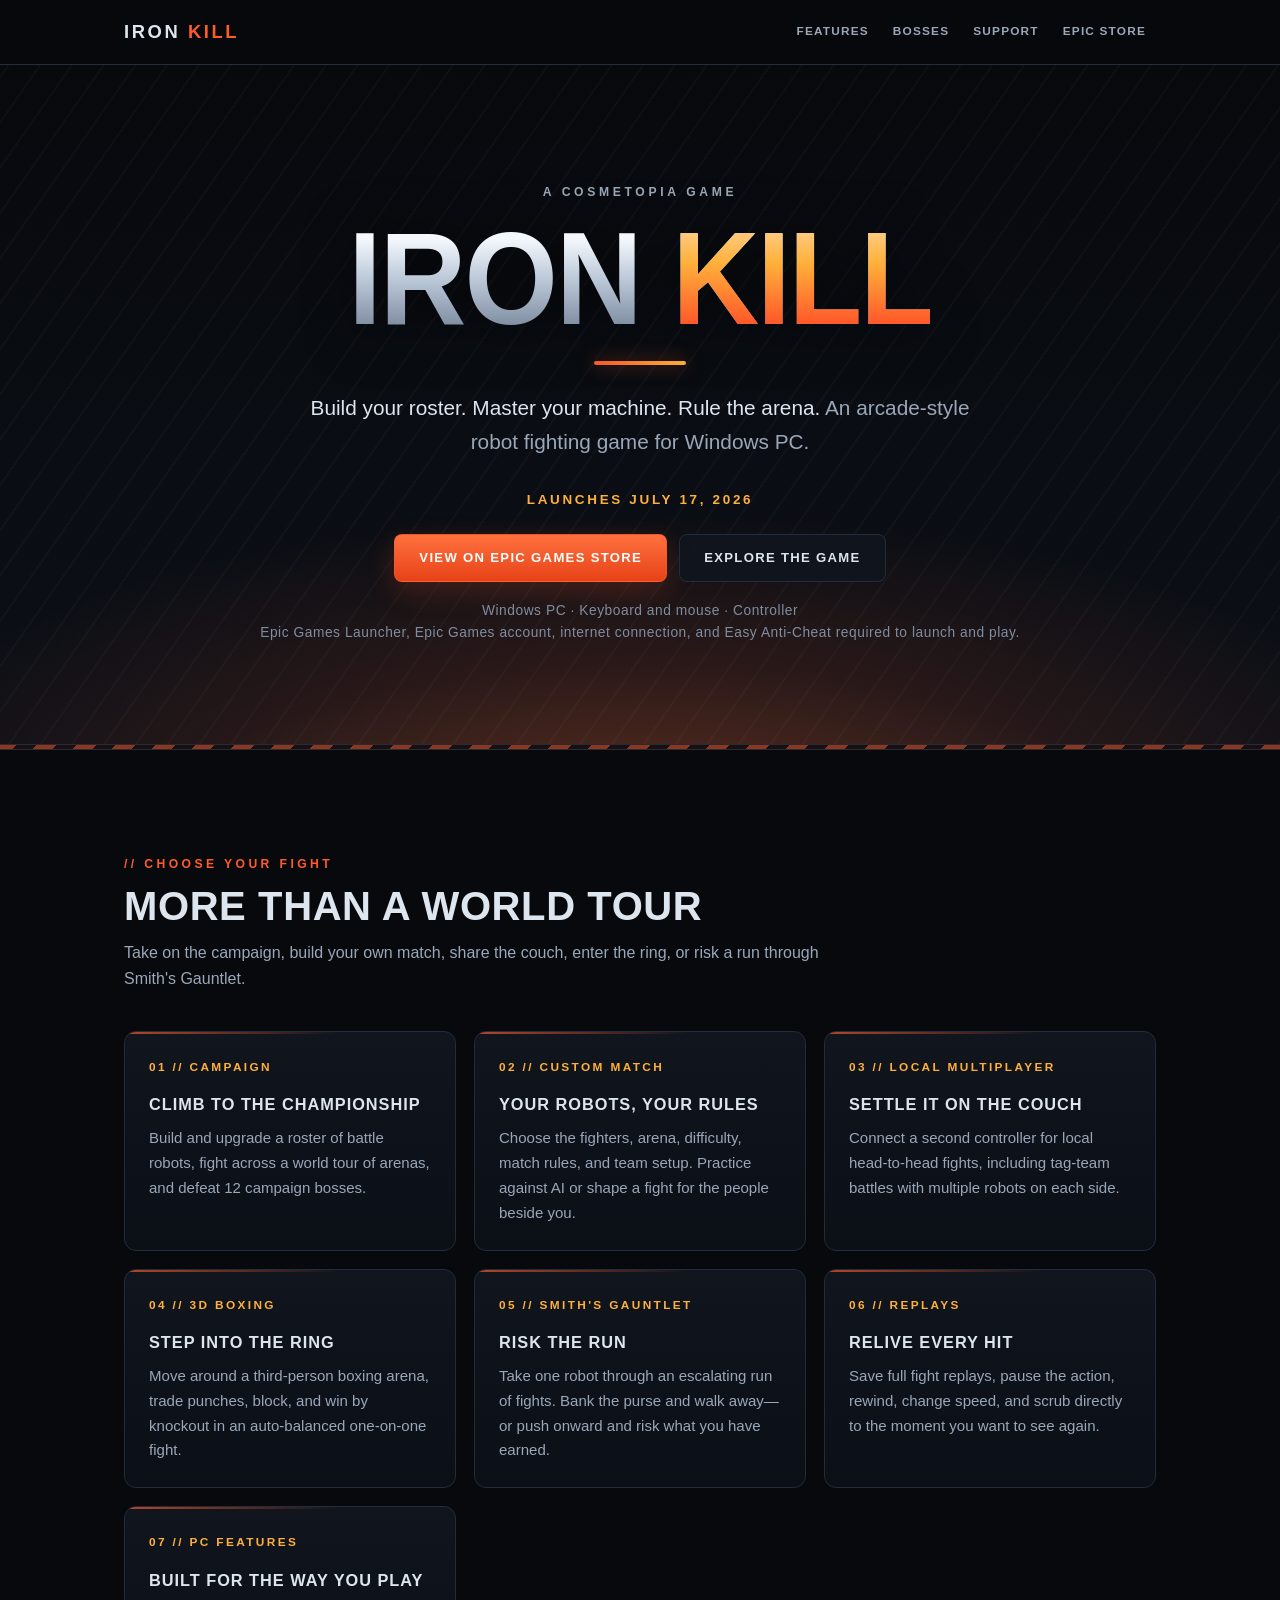
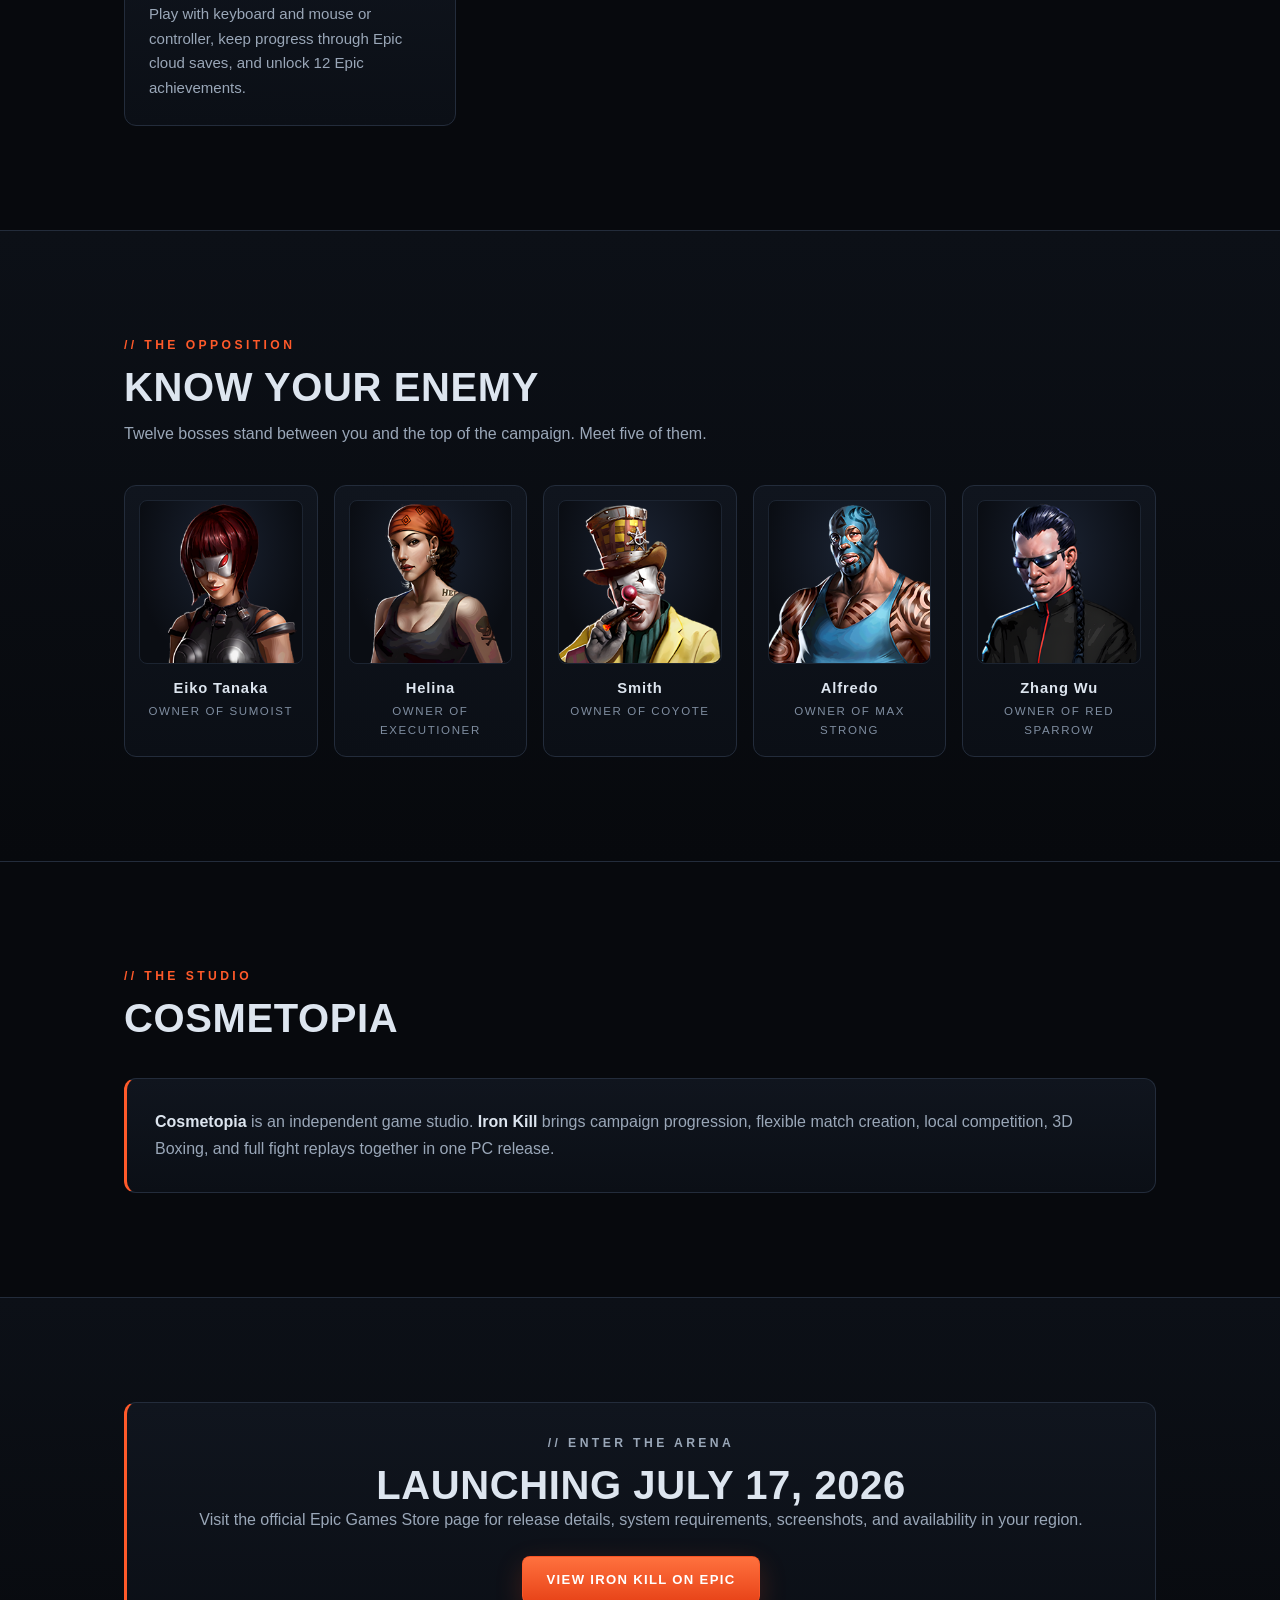
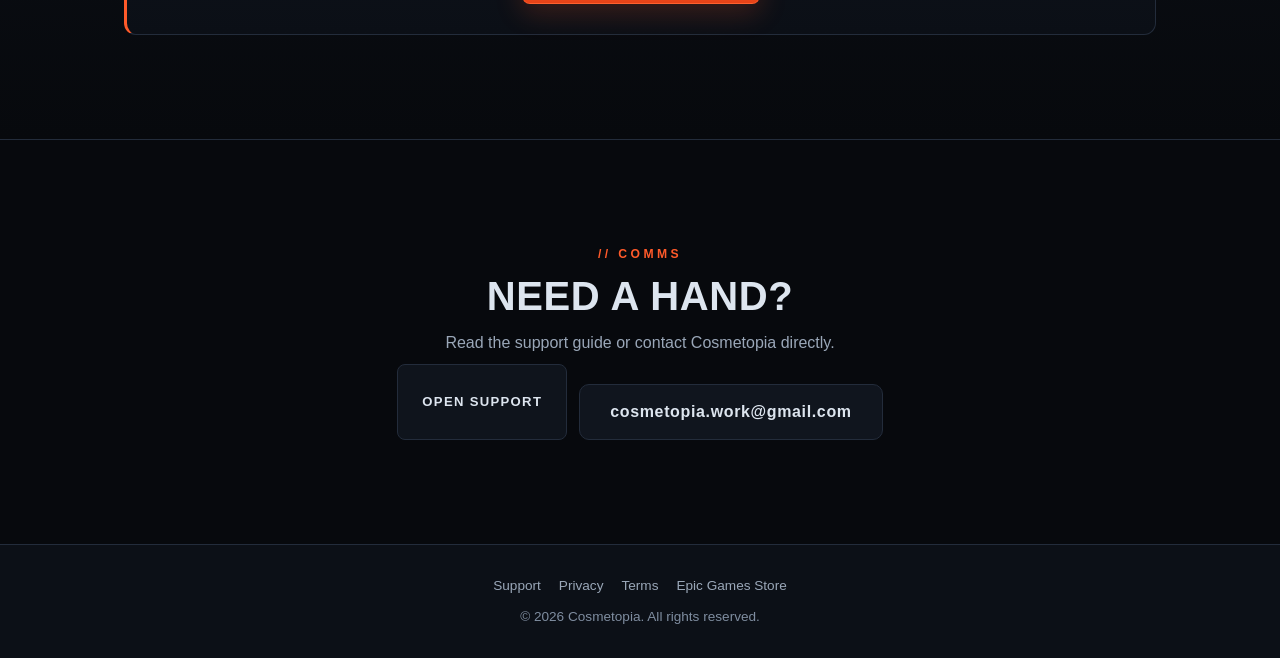
<file: index.html>
<!doctype html>
<html lang="en">
<head>
<meta charset="utf-8">
<meta name="viewport" content="width=device-width, initial-scale=1">
<title>Iron Kill — Robot Fighting Game for PC | Cosmetopia</title>
<meta name="description" content="Iron Kill launches July 17, 2026 on the Epic Games Store. Build a robot roster, defeat 12 campaign bosses, create custom and local fights, and save full fight replays.">
<meta name="theme-color" content="#0a0c10">
<link rel="icon" type="image/png" href="assets/boss-eiko.png">
<link rel="stylesheet" href="site.css">
<meta property="og:type" content="website">
<meta property="og:site_name" content="Cosmetopia">
<meta property="og:title" content="Iron Kill — Launching July 17, 2026">
<meta property="og:description" content="Build your roster, defeat 12 bosses, create custom fights, and relive every hit. Coming to the Epic Games Store for Windows PC.">
<meta property="og:url" content="https://cosmetopia.games/">
<meta property="og:image" content="https://cosmetopia.games/assets/boss-eiko.png">
<meta name="twitter:card" content="summary">
<meta name="twitter:title" content="Iron Kill — Launching July 17, 2026">
<meta name="twitter:description" content="Build your roster, defeat 12 bosses, create custom fights, and relive every hit on Windows PC.">
<meta name="twitter:image" content="https://cosmetopia.games/assets/boss-eiko.png">
</head>
<body>

<a class="skip-link" href="#main">Skip to main content</a>

<nav class="nav" aria-label="Main navigation">
  <div class="nav-inner">
    <a class="wordmark" href="#top" aria-label="Iron Kill home">IRON&nbsp;<span class="kill">KILL</span></a>
    <div class="nav-links">
      <a href="#features">Features</a>
      <a href="#opposition">Bosses</a>
      <a href="support.html">Support</a>
      <a href="https://store.epicgames.com/p/iron-kill-205f29?lang=en-US">Epic Store</a>
    </div>
  </div>
</nav>

<header class="hero" id="top">
  <div class="hero-inner">
    <p class="kicker">A Cosmetopia Game</p>
    <h1>IRON <span class="kill">KILL</span></h1>
    <div class="hero-bar" aria-hidden="true"></div>
    <p class="tagline">Build your roster. Master your machine. Rule the arena. <span>An arcade-style robot fighting game for Windows PC.</span></p>
    <p class="launch-date">Launches July 17, 2026</p>
    <div class="cta-row">
      <a class="cta" href="https://store.epicgames.com/p/iron-kill-205f29?lang=en-US">View on Epic Games Store</a>
      <a class="cta secondary" href="#features">Explore the game</a>
    </div>
    <p class="platform-note">Windows PC · Keyboard and mouse · Controller<br>Epic Games Launcher, Epic Games account, internet connection, and Easy Anti-Cheat required to launch and play.</p>
  </div>
</header>

<div class="hazard" aria-hidden="true"></div>

<main id="main">
  <section class="section" id="features">
    <div class="wrap">
      <div class="section-head">
        <p class="section-kicker">// Choose Your Fight</p>
        <h2 class="section-title">More Than a World Tour</h2>
        <p class="section-sub">Take on the campaign, build your own match, share the couch, enter the ring, or risk a run through Smith's Gauntlet.</p>
      </div>
      <div class="features-grid">
        <article class="card">
          <span class="card-number">01 // CAMPAIGN</span>
          <h3>Climb to the Championship</h3>
          <p>Build and upgrade a roster of battle robots, fight across a world tour of arenas, and defeat 12 campaign bosses.</p>
        </article>
        <article class="card">
          <span class="card-number">02 // CUSTOM MATCH</span>
          <h3>Your Robots, Your Rules</h3>
          <p>Choose the fighters, arena, difficulty, match rules, and team setup. Practice against AI or shape a fight for the people beside you.</p>
        </article>
        <article class="card">
          <span class="card-number">03 // LOCAL MULTIPLAYER</span>
          <h3>Settle It on the Couch</h3>
          <p>Connect a second controller for local head-to-head fights, including tag-team battles with multiple robots on each side.</p>
        </article>
        <article class="card">
          <span class="card-number">04 // 3D BOXING</span>
          <h3>Step Into the Ring</h3>
          <p>Move around a third-person boxing arena, trade punches, block, and win by knockout in an auto-balanced one-on-one fight.</p>
        </article>
        <article class="card">
          <span class="card-number">05 // SMITH'S GAUNTLET</span>
          <h3>Risk the Run</h3>
          <p>Take one robot through an escalating run of fights. Bank the purse and walk away—or push onward and risk what you have earned.</p>
        </article>
        <article class="card">
          <span class="card-number">06 // REPLAYS</span>
          <h3>Relive Every Hit</h3>
          <p>Save full fight replays, pause the action, rewind, change speed, and scrub directly to the moment you want to see again.</p>
        </article>
        <article class="card">
          <span class="card-number">07 // PC FEATURES</span>
          <h3>Built for the Way You Play</h3>
          <p>Play with keyboard and mouse or controller, keep progress through Epic cloud saves, and unlock 12 Epic achievements.</p>
        </article>
      </div>
    </div>
  </section>

  <section class="section media-section" id="opposition">
    <div class="wrap">
      <div class="section-head">
        <p class="section-kicker">// The Opposition</p>
        <h2 class="section-title">Know Your Enemy</h2>
        <p class="section-sub">Twelve bosses stand between you and the top of the campaign. Meet five of them.</p>
      </div>
      <div class="boss-strip">
        <figure class="boss-card">
          <img src="assets/boss-eiko.png" width="256" height="256" loading="lazy" alt="Eiko Tanaka, a red-haired fighter wearing a silver combat visor">
          <figcaption class="boss-name">Eiko Tanaka<span class="boss-role">Owner of Sumoist</span></figcaption>
        </figure>
        <figure class="boss-card">
          <img src="assets/boss-helina.png" width="256" height="256" loading="lazy" alt="Helina, a tattooed fighter wearing an orange bandana">
          <figcaption class="boss-name">Helina<span class="boss-role">Owner of Executioner</span></figcaption>
        </figure>
        <figure class="boss-card">
          <img src="assets/boss-smith.png" width="256" height="256" loading="lazy" alt="Smith, a grinning clown in a battered top hat holding a cigar">
          <figcaption class="boss-name">Smith<span class="boss-role">Owner of Coyote</span></figcaption>
        </figure>
        <figure class="boss-card">
          <img src="assets/boss-alfredo.png" width="256" height="256" loading="lazy" alt="Alfredo, a heavyweight wrestler in a blue mask with tattooed arms">
          <figcaption class="boss-name">Alfredo<span class="boss-role">Owner of Max Strong</span></figcaption>
        </figure>
        <figure class="boss-card">
          <img src="assets/boss-zang.png" width="256" height="256" loading="lazy" alt="Zhang Wu, a long-braided fighter wearing a black outfit and dark visor glasses">
          <figcaption class="boss-name">Zhang Wu<span class="boss-role">Owner of Red Sparrow</span></figcaption>
        </figure>
      </div>
    </div>
  </section>

  <section class="section" id="studio">
    <div class="wrap">
      <div class="section-head">
        <p class="section-kicker">// The Studio</p>
        <h2 class="section-title">Cosmetopia</h2>
      </div>
      <div class="studio-box">
        <p><strong>Cosmetopia</strong> is an independent game studio. <strong>Iron Kill</strong> brings campaign progression, flexible match creation, local competition, 3D Boxing, and full fight replays together in one PC release.</p>
      </div>
    </div>
  </section>

  <section class="section media-section" id="launch">
    <div class="wrap">
      <div class="launch-box">
        <p class="section-kicker">// Enter the Arena</p>
        <h2 class="section-title">Launching July 17, 2026</h2>
        <p>Visit the official Epic Games Store page for release details, system requirements, screenshots, and availability in your region.</p>
        <div class="cta-row">
          <a class="cta" href="https://store.epicgames.com/p/iron-kill-205f29?lang=en-US">View Iron Kill on Epic</a>
        </div>
      </div>
    </div>
  </section>

  <section class="section" id="contact">
    <div class="wrap contact-inner">
      <div class="section-head" style="margin-bottom: 8px;">
        <p class="section-kicker">// Comms</p>
        <h2 class="section-title">Need a Hand?</h2>
        <p class="section-sub" style="margin-inline: auto;">Read the support guide or contact Cosmetopia directly.</p>
      </div>
      <div class="cta-row">
        <a class="cta secondary" href="support.html">Open Support</a>
        <a class="contact-mail" href="mailto:cosmetopia.work@gmail.com">cosmetopia.work@gmail.com</a>
      </div>
    </div>
  </section>
</main>

<footer>
  <div class="footer-links" aria-label="Legal and support links">
    <a href="support.html">Support</a>
    <a href="privacy.html">Privacy</a>
    <a href="terms.html">Terms</a>
    <a href="https://store.epicgames.com/p/iron-kill-205f29?lang=en-US">Epic Games Store</a>
  </div>
  <p>© 2026 Cosmetopia. All rights reserved.</p>
</footer>

</body>
</html>
</file>
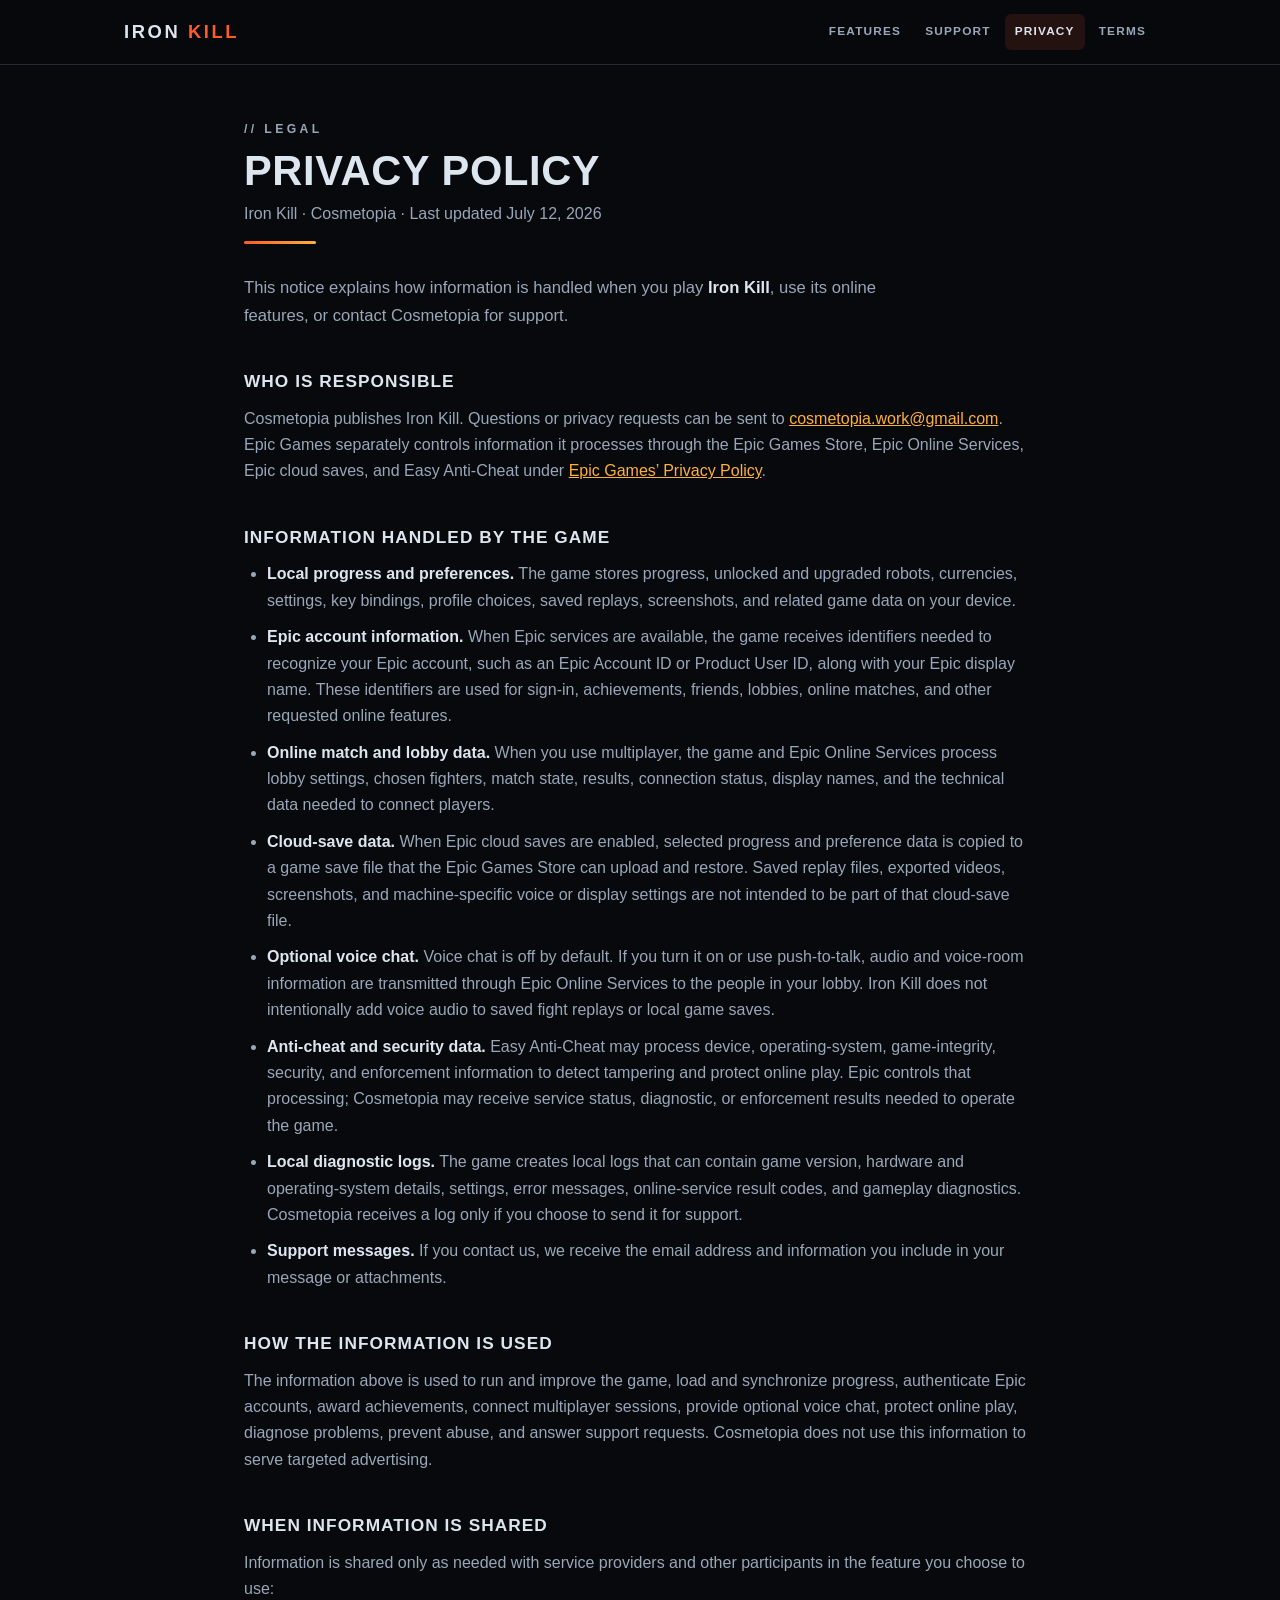
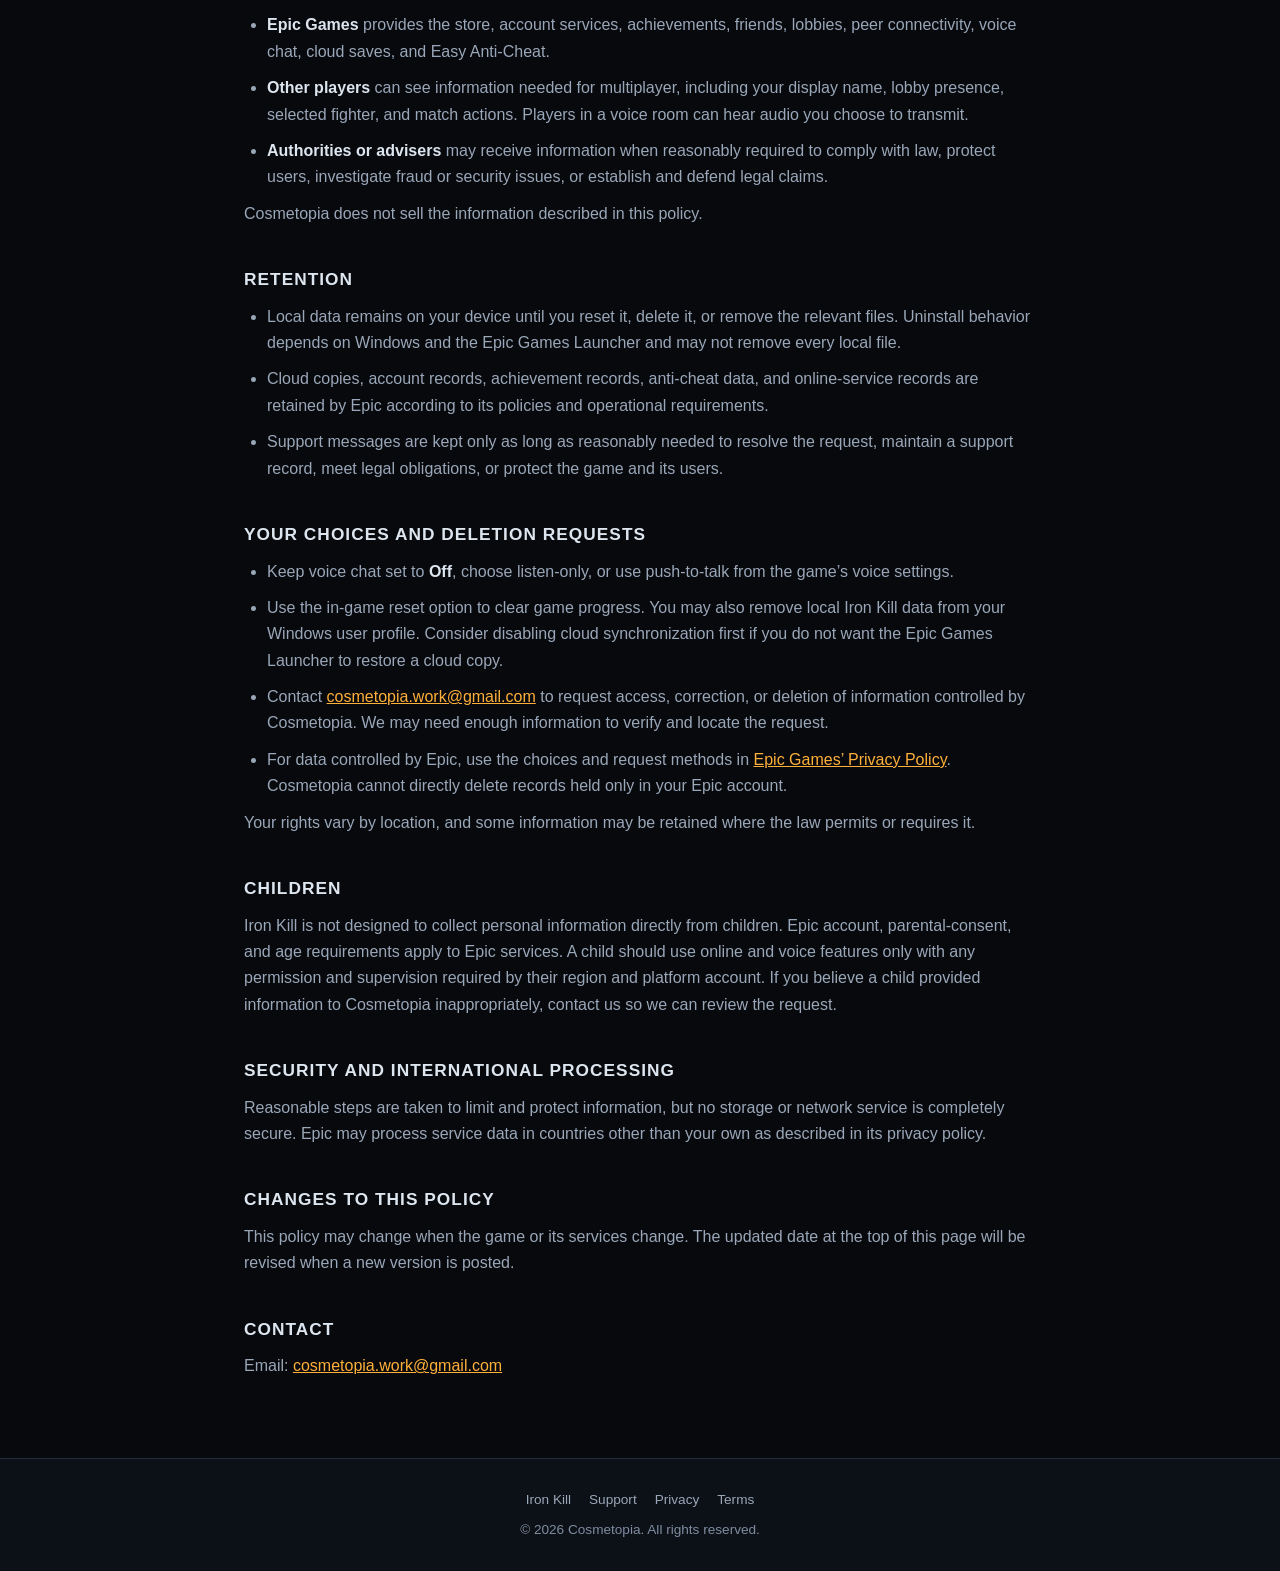
<file: privacy.html>
<!doctype html>
<html lang="en">
<head>
<meta charset="utf-8">
<meta name="viewport" content="width=device-width, initial-scale=1">
<title>Privacy Policy — Iron Kill | Cosmetopia</title>
<meta name="description" content="Privacy Policy for Iron Kill, a robot fighting game for PC by Cosmetopia.">
<meta name="theme-color" content="#0a0c10">
<link rel="icon" type="image/png" href="assets/boss-eiko.png">
<link rel="stylesheet" href="site.css">
</head>
<body>

<a class="skip-link" href="#main">Skip to main content</a>

<nav class="nav" aria-label="Main navigation">
  <div class="nav-inner">
    <a class="wordmark" href="index.html" aria-label="Iron Kill home">IRON&nbsp;<span class="kill">KILL</span></a>
    <div class="nav-links">
      <a href="index.html#features">Features</a>
      <a href="support.html">Support</a>
      <a href="privacy.html" aria-current="page">Privacy</a>
      <a href="terms.html">Terms</a>
    </div>
  </div>
</nav>

<main class="page-main" id="main">
  <p class="page-kicker">// Legal</p>
  <h1>Privacy Policy</h1>
  <p class="updated">Iron Kill · Cosmetopia · Last updated July 12, 2026</p>
  <div class="rule" aria-hidden="true"></div>

  <p class="lede">This notice explains how information is handled when you play <strong>Iron Kill</strong>, use its online features, or contact Cosmetopia for support.</p>

  <h2>Who is responsible</h2>
  <p>Cosmetopia publishes Iron Kill. Questions or privacy requests can be sent to <a href="mailto:cosmetopia.work@gmail.com">cosmetopia.work@gmail.com</a>. Epic Games separately controls information it processes through the Epic Games Store, Epic Online Services, Epic cloud saves, and Easy Anti-Cheat under <a href="https://www.epicgames.com/site/en-US/privacypolicy">Epic Games’ Privacy Policy</a>.</p>

  <h2>Information handled by the game</h2>
  <ul>
    <li><strong>Local progress and preferences.</strong> The game stores progress, unlocked and upgraded robots, currencies, settings, key bindings, profile choices, saved replays, screenshots, and related game data on your device.</li>
    <li><strong>Epic account information.</strong> When Epic services are available, the game receives identifiers needed to recognize your Epic account, such as an Epic Account ID or Product User ID, along with your Epic display name. These identifiers are used for sign-in, achievements, friends, lobbies, online matches, and other requested online features.</li>
    <li><strong>Online match and lobby data.</strong> When you use multiplayer, the game and Epic Online Services process lobby settings, chosen fighters, match state, results, connection status, display names, and the technical data needed to connect players.</li>
    <li><strong>Cloud-save data.</strong> When Epic cloud saves are enabled, selected progress and preference data is copied to a game save file that the Epic Games Store can upload and restore. Saved replay files, exported videos, screenshots, and machine-specific voice or display settings are not intended to be part of that cloud-save file.</li>
    <li><strong>Optional voice chat.</strong> Voice chat is off by default. If you turn it on or use push-to-talk, audio and voice-room information are transmitted through Epic Online Services to the people in your lobby. Iron Kill does not intentionally add voice audio to saved fight replays or local game saves.</li>
    <li><strong>Anti-cheat and security data.</strong> Easy Anti-Cheat may process device, operating-system, game-integrity, security, and enforcement information to detect tampering and protect online play. Epic controls that processing; Cosmetopia may receive service status, diagnostic, or enforcement results needed to operate the game.</li>
    <li><strong>Local diagnostic logs.</strong> The game creates local logs that can contain game version, hardware and operating-system details, settings, error messages, online-service result codes, and gameplay diagnostics. Cosmetopia receives a log only if you choose to send it for support.</li>
    <li><strong>Support messages.</strong> If you contact us, we receive the email address and information you include in your message or attachments.</li>
  </ul>

  <h2>How the information is used</h2>
  <p>The information above is used to run and improve the game, load and synchronize progress, authenticate Epic accounts, award achievements, connect multiplayer sessions, provide optional voice chat, protect online play, diagnose problems, prevent abuse, and answer support requests. Cosmetopia does not use this information to serve targeted advertising.</p>

  <h2>When information is shared</h2>
  <p>Information is shared only as needed with service providers and other participants in the feature you choose to use:</p>
  <ul>
    <li><strong>Epic Games</strong> provides the store, account services, achievements, friends, lobbies, peer connectivity, voice chat, cloud saves, and Easy Anti-Cheat.</li>
    <li><strong>Other players</strong> can see information needed for multiplayer, including your display name, lobby presence, selected fighter, and match actions. Players in a voice room can hear audio you choose to transmit.</li>
    <li><strong>Authorities or advisers</strong> may receive information when reasonably required to comply with law, protect users, investigate fraud or security issues, or establish and defend legal claims.</li>
  </ul>
  <p>Cosmetopia does not sell the information described in this policy.</p>

  <h2>Retention</h2>
  <ul>
    <li>Local data remains on your device until you reset it, delete it, or remove the relevant files. Uninstall behavior depends on Windows and the Epic Games Launcher and may not remove every local file.</li>
    <li>Cloud copies, account records, achievement records, anti-cheat data, and online-service records are retained by Epic according to its policies and operational requirements.</li>
    <li>Support messages are kept only as long as reasonably needed to resolve the request, maintain a support record, meet legal obligations, or protect the game and its users.</li>
  </ul>

  <h2>Your choices and deletion requests</h2>
  <ul>
    <li>Keep voice chat set to <strong>Off</strong>, choose listen-only, or use push-to-talk from the game’s voice settings.</li>
    <li>Use the in-game reset option to clear game progress. You may also remove local Iron Kill data from your Windows user profile. Consider disabling cloud synchronization first if you do not want the Epic Games Launcher to restore a cloud copy.</li>
    <li>Contact <a href="mailto:cosmetopia.work@gmail.com">cosmetopia.work@gmail.com</a> to request access, correction, or deletion of information controlled by Cosmetopia. We may need enough information to verify and locate the request.</li>
    <li>For data controlled by Epic, use the choices and request methods in <a href="https://www.epicgames.com/site/en-US/privacypolicy">Epic Games’ Privacy Policy</a>. Cosmetopia cannot directly delete records held only in your Epic account.</li>
  </ul>
  <p>Your rights vary by location, and some information may be retained where the law permits or requires it.</p>

  <h2>Children</h2>
  <p>Iron Kill is not designed to collect personal information directly from children. Epic account, parental-consent, and age requirements apply to Epic services. A child should use online and voice features only with any permission and supervision required by their region and platform account. If you believe a child provided information to Cosmetopia inappropriately, contact us so we can review the request.</p>

  <h2>Security and international processing</h2>
  <p>Reasonable steps are taken to limit and protect information, but no storage or network service is completely secure. Epic may process service data in countries other than your own as described in its privacy policy.</p>

  <h2>Changes to this policy</h2>
  <p>This policy may change when the game or its services change. The updated date at the top of this page will be revised when a new version is posted.</p>

  <h2>Contact</h2>
  <p>Email: <a href="mailto:cosmetopia.work@gmail.com">cosmetopia.work@gmail.com</a></p>
</main>

<footer>
  <div class="footer-links" aria-label="Legal and support links">
    <a href="index.html">Iron Kill</a>
    <a href="support.html">Support</a>
    <a href="privacy.html" aria-current="page">Privacy</a>
    <a href="terms.html">Terms</a>
  </div>
  <p>© 2026 Cosmetopia. All rights reserved.</p>
</footer>

</body>
</html>
</file>
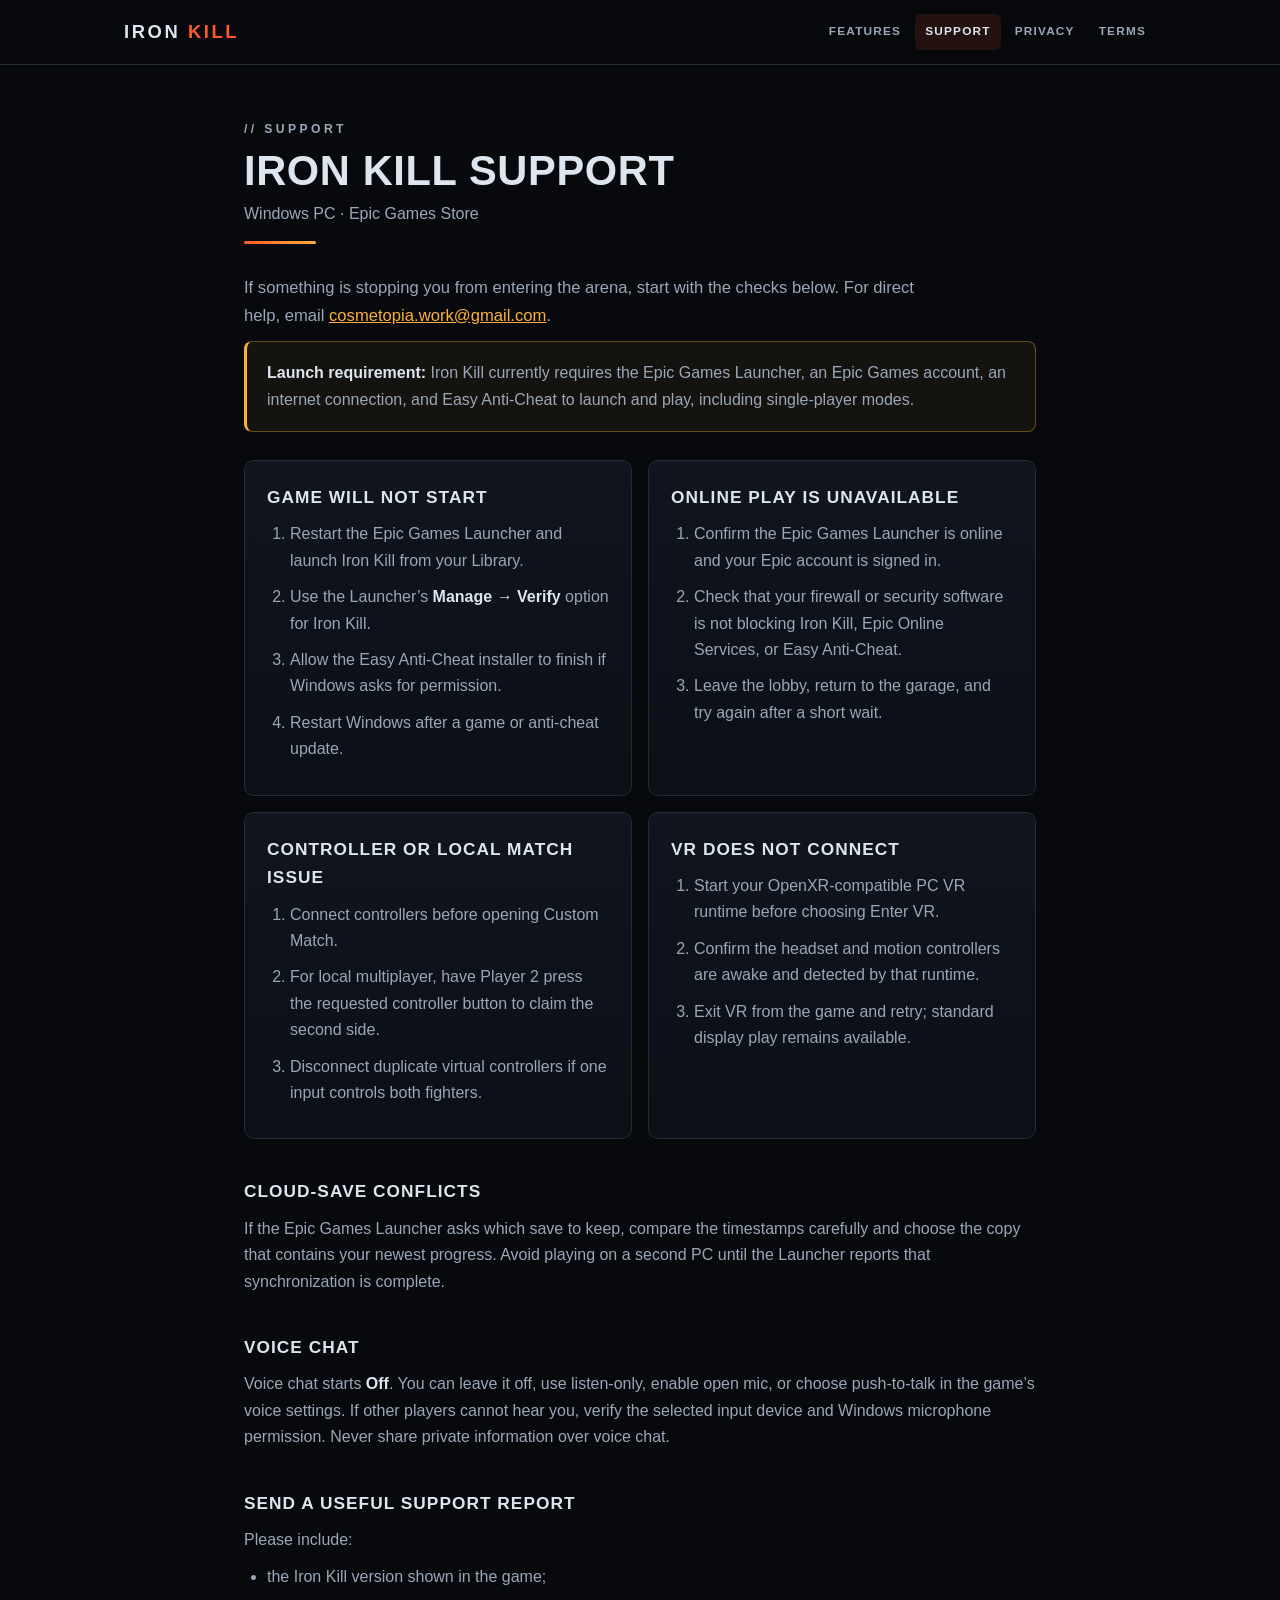
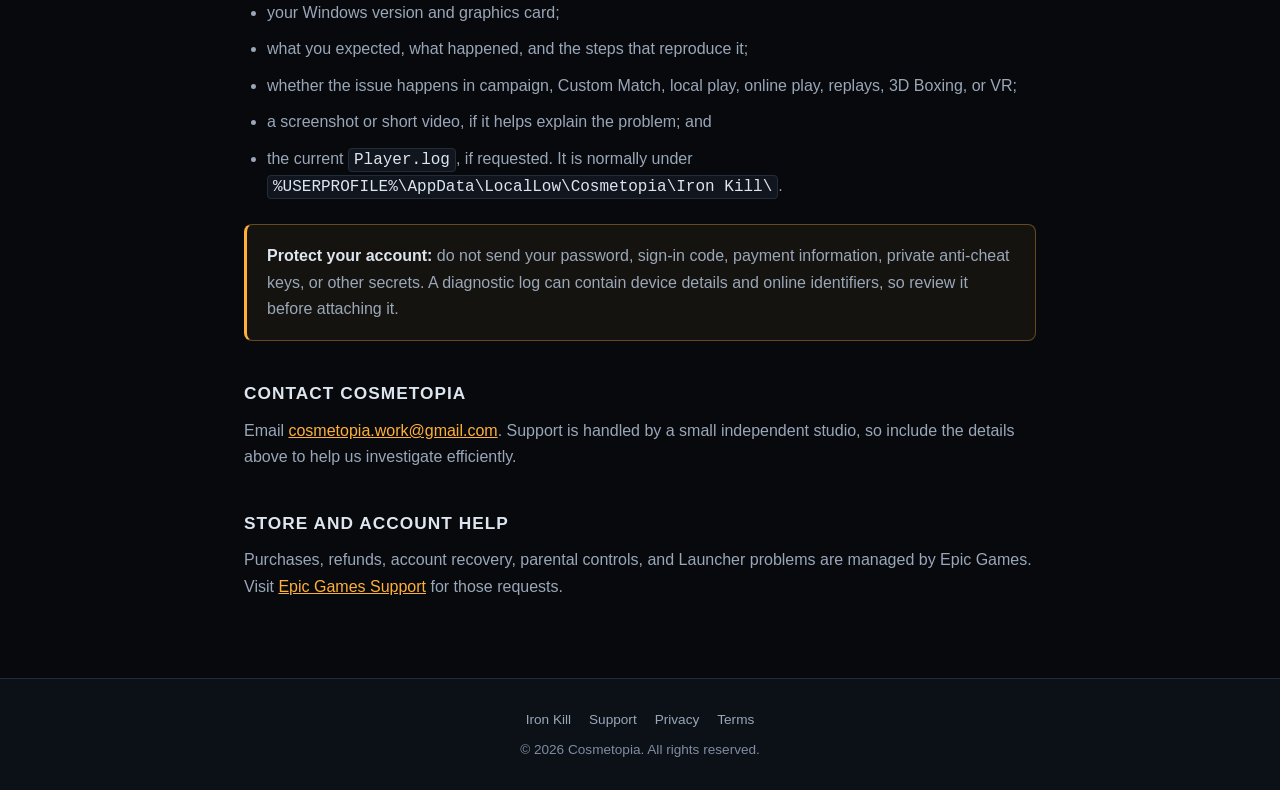
<file: support.html>
<!doctype html>
<html lang="en">
<head>
<meta charset="utf-8">
<meta name="viewport" content="width=device-width, initial-scale=1">
<title>Support — Iron Kill | Cosmetopia</title>
<meta name="description" content="Help and contact information for Iron Kill on Windows PC.">
<meta name="theme-color" content="#0a0c10">
<link rel="icon" type="image/png" href="assets/boss-eiko.png">
<link rel="stylesheet" href="site.css">
</head>
<body>

<a class="skip-link" href="#main">Skip to main content</a>

<nav class="nav" aria-label="Main navigation">
  <div class="nav-inner">
    <a class="wordmark" href="index.html" aria-label="Iron Kill home">IRON&nbsp;<span class="kill">KILL</span></a>
    <div class="nav-links">
      <a href="index.html#features">Features</a>
      <a href="support.html" aria-current="page">Support</a>
      <a href="privacy.html">Privacy</a>
      <a href="terms.html">Terms</a>
    </div>
  </div>
</nav>

<main class="page-main" id="main">
  <p class="page-kicker">// Support</p>
  <h1>Iron Kill Support</h1>
  <p class="updated">Windows PC · Epic Games Store</p>
  <div class="rule" aria-hidden="true"></div>

  <p class="lede">If something is stopping you from entering the arena, start with the checks below. For direct help, email <a href="mailto:cosmetopia.work@gmail.com">cosmetopia.work@gmail.com</a>.</p>

  <p class="notice"><strong>Launch requirement:</strong> Iron Kill currently requires the Epic Games Launcher, an Epic Games account, an internet connection, and Easy Anti-Cheat to launch and play, including single-player modes.</p>

  <div class="support-grid">
    <section class="support-card">
      <h2>Game will not start</h2>
      <ol>
        <li>Restart the Epic Games Launcher and launch Iron Kill from your Library.</li>
        <li>Use the Launcher’s <strong>Manage → Verify</strong> option for Iron Kill.</li>
        <li>Allow the Easy Anti-Cheat installer to finish if Windows asks for permission.</li>
        <li>Restart Windows after a game or anti-cheat update.</li>
      </ol>
    </section>

    <section class="support-card">
      <h2>Online play is unavailable</h2>
      <ol>
        <li>Confirm the Epic Games Launcher is online and your Epic account is signed in.</li>
        <li>Check that your firewall or security software is not blocking Iron Kill, Epic Online Services, or Easy Anti-Cheat.</li>
        <li>Leave the lobby, return to the garage, and try again after a short wait.</li>
      </ol>
    </section>

    <section class="support-card">
      <h2>Controller or local match issue</h2>
      <ol>
        <li>Connect controllers before opening Custom Match.</li>
        <li>For local multiplayer, have Player 2 press the requested controller button to claim the second side.</li>
        <li>Disconnect duplicate virtual controllers if one input controls both fighters.</li>
      </ol>
    </section>

    <section class="support-card">
      <h2>VR does not connect</h2>
      <ol>
        <li>Start your OpenXR-compatible PC VR runtime before choosing Enter VR.</li>
        <li>Confirm the headset and motion controllers are awake and detected by that runtime.</li>
        <li>Exit VR from the game and retry; standard display play remains available.</li>
      </ol>
    </section>
  </div>

  <h2>Cloud-save conflicts</h2>
  <p>If the Epic Games Launcher asks which save to keep, compare the timestamps carefully and choose the copy that contains your newest progress. Avoid playing on a second PC until the Launcher reports that synchronization is complete.</p>

  <h2>Voice chat</h2>
  <p>Voice chat starts <strong>Off</strong>. You can leave it off, use listen-only, enable open mic, or choose push-to-talk in the game’s voice settings. If other players cannot hear you, verify the selected input device and Windows microphone permission. Never share private information over voice chat.</p>

  <h2>Send a useful support report</h2>
  <p>Please include:</p>
  <ul>
    <li>the Iron Kill version shown in the game;</li>
    <li>your Windows version and graphics card;</li>
    <li>what you expected, what happened, and the steps that reproduce it;</li>
    <li>whether the issue happens in campaign, Custom Match, local play, online play, replays, 3D Boxing, or VR;</li>
    <li>a screenshot or short video, if it helps explain the problem; and</li>
    <li>the current <code>Player.log</code>, if requested. It is normally under <code>%USERPROFILE%\AppData\LocalLow\Cosmetopia\Iron Kill\</code>.</li>
  </ul>

  <div class="notice">
    <p><strong>Protect your account:</strong> do not send your password, sign-in code, payment information, private anti-cheat keys, or other secrets. A diagnostic log can contain device details and online identifiers, so review it before attaching it.</p>
  </div>

  <h2>Contact Cosmetopia</h2>
  <p>Email <a href="mailto:cosmetopia.work@gmail.com?subject=Iron%20Kill%20Support">cosmetopia.work@gmail.com</a>. Support is handled by a small independent studio, so include the details above to help us investigate efficiently.</p>

  <h2>Store and account help</h2>
  <p>Purchases, refunds, account recovery, parental controls, and Launcher problems are managed by Epic Games. Visit <a href="https://www.epicgames.com/help/">Epic Games Support</a> for those requests.</p>
</main>

<footer>
  <div class="footer-links" aria-label="Legal and support links">
    <a href="index.html">Iron Kill</a>
    <a href="support.html" aria-current="page">Support</a>
    <a href="privacy.html">Privacy</a>
    <a href="terms.html">Terms</a>
  </div>
  <p>© 2026 Cosmetopia. All rights reserved.</p>
</footer>

</body>
</html>
</file>
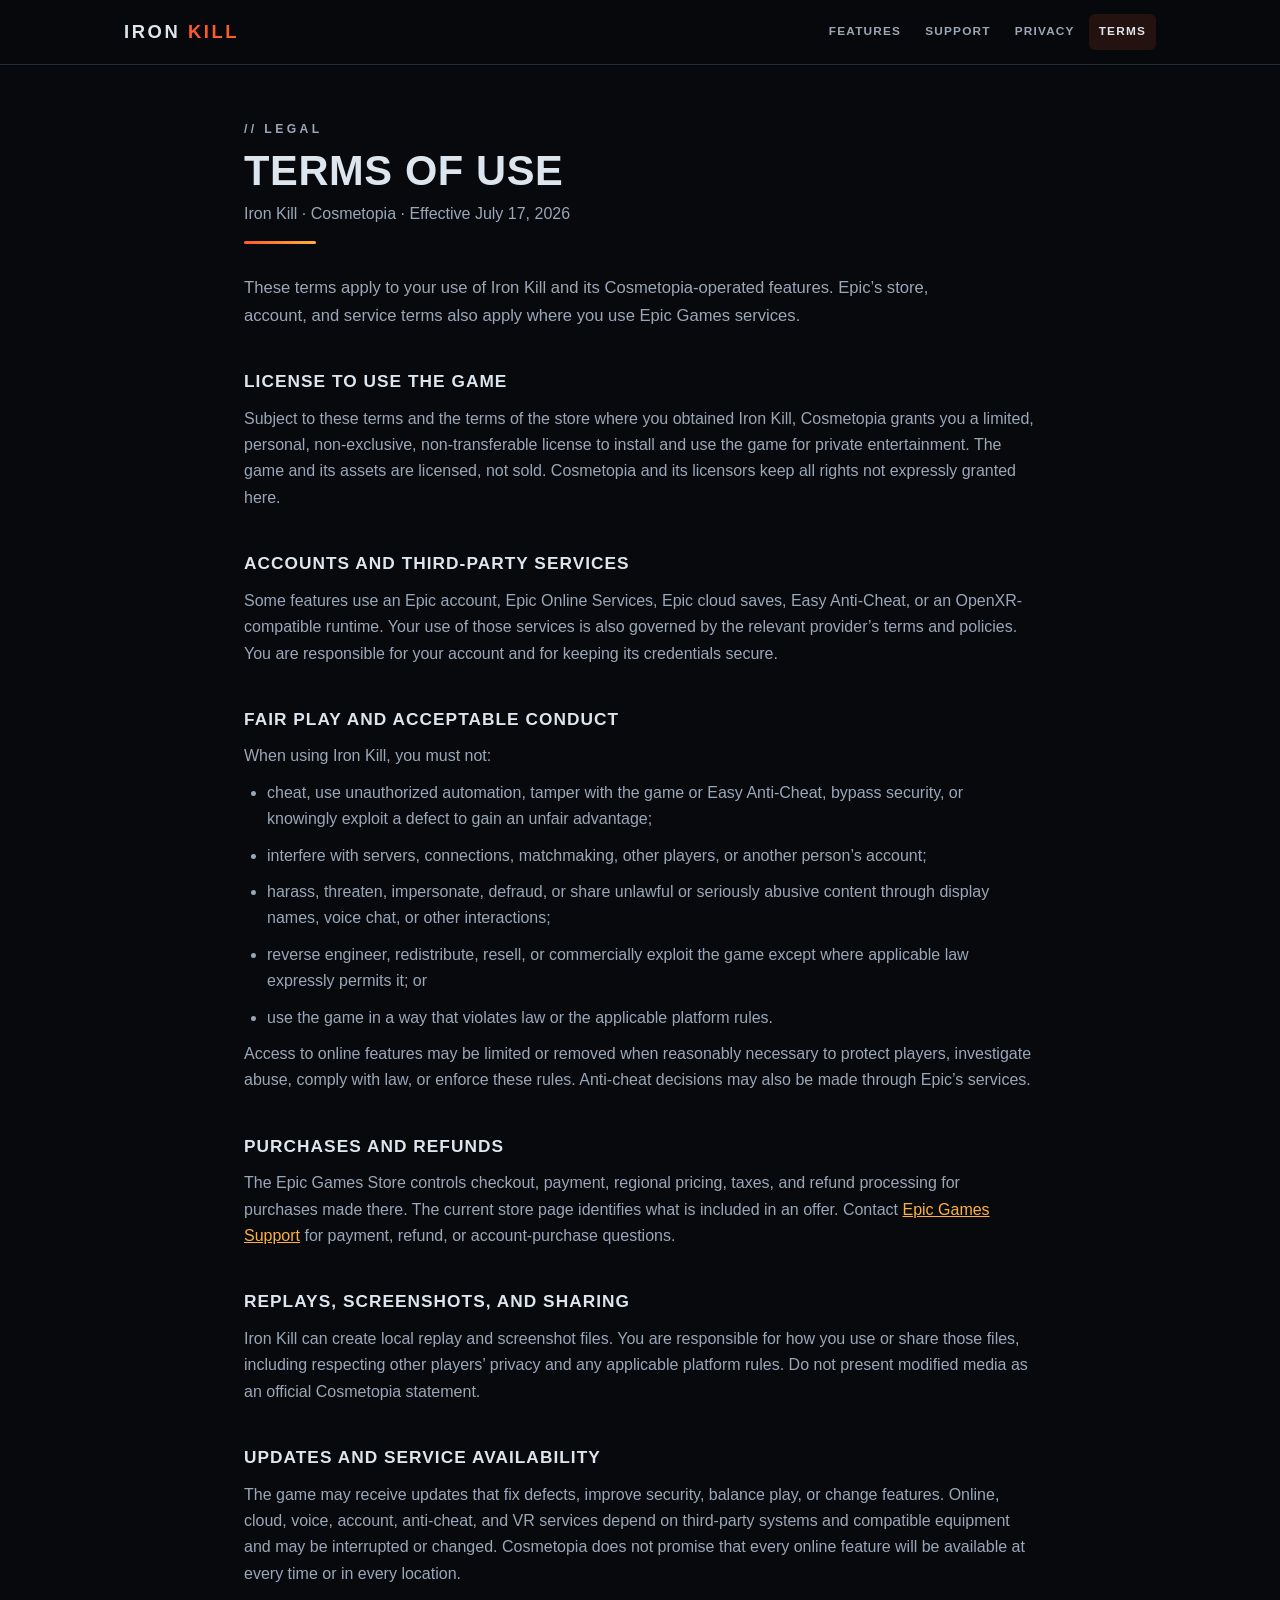
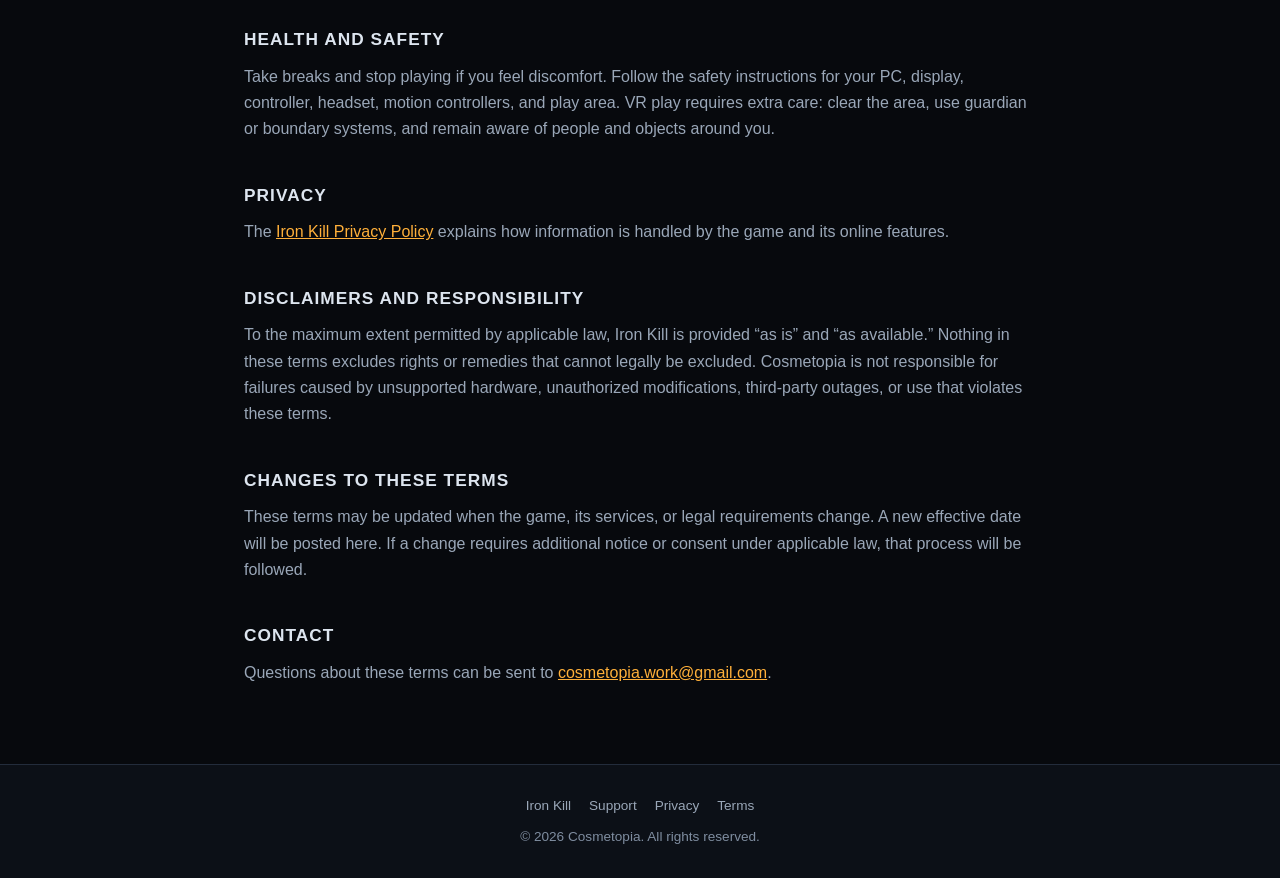
<file: terms.html>
<!doctype html>
<html lang="en">
<head>
<meta charset="utf-8">
<meta name="viewport" content="width=device-width, initial-scale=1">
<title>Terms of Use — Iron Kill | Cosmetopia</title>
<meta name="description" content="Terms of Use for Iron Kill, a robot fighting game for PC by Cosmetopia.">
<meta name="theme-color" content="#0a0c10">
<link rel="icon" type="image/png" href="assets/boss-eiko.png">
<link rel="stylesheet" href="site.css">
</head>
<body>

<a class="skip-link" href="#main">Skip to main content</a>

<nav class="nav" aria-label="Main navigation">
  <div class="nav-inner">
    <a class="wordmark" href="index.html" aria-label="Iron Kill home">IRON&nbsp;<span class="kill">KILL</span></a>
    <div class="nav-links">
      <a href="index.html#features">Features</a>
      <a href="support.html">Support</a>
      <a href="privacy.html">Privacy</a>
      <a href="terms.html" aria-current="page">Terms</a>
    </div>
  </div>
</nav>

<main class="page-main" id="main">
  <p class="page-kicker">// Legal</p>
  <h1>Terms of Use</h1>
  <p class="updated">Iron Kill · Cosmetopia · Effective July 17, 2026</p>
  <div class="rule" aria-hidden="true"></div>

  <p class="lede">These terms apply to your use of Iron Kill and its Cosmetopia-operated features. Epic’s store, account, and service terms also apply where you use Epic Games services.</p>

  <h2>License to use the game</h2>
  <p>Subject to these terms and the terms of the store where you obtained Iron Kill, Cosmetopia grants you a limited, personal, non-exclusive, non-transferable license to install and use the game for private entertainment. The game and its assets are licensed, not sold. Cosmetopia and its licensors keep all rights not expressly granted here.</p>

  <h2>Accounts and third-party services</h2>
  <p>Some features use an Epic account, Epic Online Services, Epic cloud saves, Easy Anti-Cheat, or an OpenXR-compatible runtime. Your use of those services is also governed by the relevant provider’s terms and policies. You are responsible for your account and for keeping its credentials secure.</p>

  <h2>Fair play and acceptable conduct</h2>
  <p>When using Iron Kill, you must not:</p>
  <ul>
    <li>cheat, use unauthorized automation, tamper with the game or Easy Anti-Cheat, bypass security, or knowingly exploit a defect to gain an unfair advantage;</li>
    <li>interfere with servers, connections, matchmaking, other players, or another person’s account;</li>
    <li>harass, threaten, impersonate, defraud, or share unlawful or seriously abusive content through display names, voice chat, or other interactions;</li>
    <li>reverse engineer, redistribute, resell, or commercially exploit the game except where applicable law expressly permits it; or</li>
    <li>use the game in a way that violates law or the applicable platform rules.</li>
  </ul>
  <p>Access to online features may be limited or removed when reasonably necessary to protect players, investigate abuse, comply with law, or enforce these rules. Anti-cheat decisions may also be made through Epic’s services.</p>

  <h2>Purchases and refunds</h2>
  <p>The Epic Games Store controls checkout, payment, regional pricing, taxes, and refund processing for purchases made there. The current store page identifies what is included in an offer. Contact <a href="https://www.epicgames.com/help/">Epic Games Support</a> for payment, refund, or account-purchase questions.</p>

  <h2>Replays, screenshots, and sharing</h2>
  <p>Iron Kill can create local replay and screenshot files. You are responsible for how you use or share those files, including respecting other players’ privacy and any applicable platform rules. Do not present modified media as an official Cosmetopia statement.</p>

  <h2>Updates and service availability</h2>
  <p>The game may receive updates that fix defects, improve security, balance play, or change features. Online, cloud, voice, account, anti-cheat, and VR services depend on third-party systems and compatible equipment and may be interrupted or changed. Cosmetopia does not promise that every online feature will be available at every time or in every location.</p>

  <h2>Health and safety</h2>
  <p>Take breaks and stop playing if you feel discomfort. Follow the safety instructions for your PC, display, controller, headset, motion controllers, and play area. VR play requires extra care: clear the area, use guardian or boundary systems, and remain aware of people and objects around you.</p>

  <h2>Privacy</h2>
  <p>The <a href="privacy.html">Iron Kill Privacy Policy</a> explains how information is handled by the game and its online features.</p>

  <h2>Disclaimers and responsibility</h2>
  <p>To the maximum extent permitted by applicable law, Iron Kill is provided “as is” and “as available.” Nothing in these terms excludes rights or remedies that cannot legally be excluded. Cosmetopia is not responsible for failures caused by unsupported hardware, unauthorized modifications, third-party outages, or use that violates these terms.</p>

  <h2>Changes to these terms</h2>
  <p>These terms may be updated when the game, its services, or legal requirements change. A new effective date will be posted here. If a change requires additional notice or consent under applicable law, that process will be followed.</p>

  <h2>Contact</h2>
  <p>Questions about these terms can be sent to <a href="mailto:cosmetopia.work@gmail.com">cosmetopia.work@gmail.com</a>.</p>
</main>

<footer>
  <div class="footer-links" aria-label="Legal and support links">
    <a href="index.html">Iron Kill</a>
    <a href="support.html">Support</a>
    <a href="privacy.html">Privacy</a>
    <a href="terms.html" aria-current="page">Terms</a>
  </div>
  <p>© 2026 Cosmetopia. All rights reserved.</p>
</footer>

</body>
</html>
</file>
<file: site.css>
:root {
  color-scheme: dark;
  --bg: #07090d;
  --bg2: #0c1017;
  --panel: #10151e;
  --panel2: #0b0f16;
  --edge: #232c3b;
  --text: #dde5ef;
  --dim: #9aa7b8;
  --faint: #7f8da0;
  --ember: #ff5a2a;
  --amber: #ffb03a;
  --green: #7ddc9b;
  --max: 1080px;
}

* {
  box-sizing: border-box;
  margin: 0;
  padding: 0;
}

html {
  scroll-behavior: smooth;
}

body {
  min-height: 100vh;
  background: var(--bg);
  color: var(--text);
  font-family: -apple-system, BlinkMacSystemFont, "Segoe UI", Roboto, Helvetica, Arial, sans-serif;
  line-height: 1.65;
  overflow-x: clip;
}

img {
  display: block;
  max-width: 100%;
  height: auto;
}

a {
  color: var(--amber);
}

a:hover {
  color: #ffd28a;
}

a:focus-visible,
button:focus-visible {
  outline: 3px solid var(--amber);
  outline-offset: 3px;
}

.skip-link {
  position: fixed;
  top: 10px;
  left: 10px;
  z-index: 100;
  transform: translateY(-160%);
  padding: 10px 14px;
  border-radius: 6px;
  background: var(--amber);
  color: #171006;
  font-weight: 800;
  text-decoration: none;
}

.skip-link:focus {
  transform: translateY(0);
}

.wrap {
  width: min(100%, var(--max));
  margin: 0 auto;
  padding-inline: 24px;
}

section {
  scroll-margin-top: 84px;
}

/* Navigation */
.nav {
  position: sticky;
  top: 0;
  z-index: 50;
  border-bottom: 1px solid var(--edge);
  background: rgba(7, 9, 13, 0.9);
  backdrop-filter: blur(10px);
  -webkit-backdrop-filter: blur(10px);
}

.nav-inner {
  width: min(100%, var(--max));
  min-height: 64px;
  margin: 0 auto;
  padding: 8px 24px;
  display: flex;
  align-items: center;
  justify-content: space-between;
  gap: 18px;
}

.wordmark {
  color: var(--text);
  font-size: 1.15rem;
  font-weight: 900;
  letter-spacing: 0.14em;
  text-decoration: none;
  text-transform: uppercase;
  white-space: nowrap;
}

.wordmark .kill {
  color: var(--ember);
}

.nav-links {
  display: flex;
  flex-wrap: wrap;
  justify-content: flex-end;
  gap: 4px;
}

.nav-links a {
  padding: 8px 10px;
  border-radius: 6px;
  color: var(--dim);
  font-size: 0.74rem;
  font-weight: 750;
  letter-spacing: 0.1em;
  text-decoration: none;
  text-transform: uppercase;
}

.nav-links a:hover,
.nav-links a[aria-current="page"] {
  background: rgba(255, 90, 42, 0.12);
  color: var(--text);
}

/* Hero */
.hero {
  position: relative;
  overflow: hidden;
  padding: clamp(78px, 13vh, 142px) 24px clamp(70px, 11vh, 118px);
  background:
    radial-gradient(ellipse 90% 62% at 50% 108%, rgba(255, 90, 42, 0.24), transparent 68%),
    radial-gradient(ellipse 60% 42% at 50% 118%, rgba(255, 176, 58, 0.13), transparent 70%),
    linear-gradient(180deg, var(--bg) 0%, var(--bg2) 100%);
  text-align: center;
}

.hero::before {
  content: "";
  position: absolute;
  inset: 0;
  pointer-events: none;
  background: repeating-linear-gradient(-55deg, rgba(255, 255, 255, 0.022) 0 2px, transparent 2px 26px);
}

.hero-inner {
  position: relative;
  max-width: 880px;
  margin: 0 auto;
}

.kicker,
.section-kicker,
.page-kicker {
  color: var(--ember);
  font-size: 0.76rem;
  font-weight: 800;
  letter-spacing: 0.28em;
  text-transform: uppercase;
}

.hero .kicker {
  margin-bottom: 20px;
  color: var(--dim);
  letter-spacing: 0.3em;
}

.hero h1 {
  margin-bottom: 6px;
  background: linear-gradient(180deg, #f4f8fd 18%, #b9c6d6 52%, #6d7c92 100%);
  background-clip: text;
  -webkit-background-clip: text;
  color: transparent;
  -webkit-text-fill-color: transparent;
  filter: drop-shadow(0 4px 24px rgba(0, 0, 0, 0.6));
  font-size: clamp(3.4rem, 13vw, 7.5rem);
  font-weight: 900;
  letter-spacing: -0.015em;
  line-height: 0.94;
  text-transform: uppercase;
  transform: scaleY(1.1);
  transform-origin: center;
}

.hero h1 .kill {
  background: linear-gradient(180deg, #ffd8a1 8%, var(--amber) 40%, var(--ember) 80%);
  background-clip: text;
  -webkit-background-clip: text;
  color: transparent;
  -webkit-text-fill-color: transparent;
}

.hero-bar {
  width: 92px;
  height: 4px;
  margin: 26px auto;
  border-radius: 2px;
  background: linear-gradient(90deg, var(--ember), var(--amber));
  box-shadow: 0 0 18px rgba(255, 90, 42, 0.55);
}

.tagline {
  max-width: 690px;
  margin: 0 auto 30px;
  color: var(--text);
  font-size: clamp(1.05rem, 2.6vw, 1.3rem);
}

.tagline span {
  color: var(--dim);
}

.launch-date {
  margin-bottom: 22px;
  color: var(--amber);
  font-size: 0.84rem;
  font-weight: 850;
  letter-spacing: 0.2em;
  text-transform: uppercase;
}

.cta-row {
  display: flex;
  flex-wrap: wrap;
  justify-content: center;
  gap: 12px;
}

.cta {
  display: inline-flex;
  min-height: 48px;
  align-items: center;
  justify-content: center;
  padding: 12px 24px;
  border: 1px solid rgba(255, 90, 42, 0.7);
  border-radius: 8px;
  background: linear-gradient(180deg, #ff713e, #e74217);
  box-shadow: 0 9px 28px rgba(255, 90, 42, 0.2);
  color: #fff;
  font-size: 0.82rem;
  font-weight: 850;
  letter-spacing: 0.1em;
  text-decoration: none;
  text-transform: uppercase;
  transition: transform 0.18s ease, box-shadow 0.18s ease;
}

.cta:hover {
  color: #fff;
  transform: translateY(-2px);
  box-shadow: 0 12px 34px rgba(255, 90, 42, 0.3);
}

.cta.secondary {
  border-color: var(--edge);
  background: rgba(16, 21, 30, 0.92);
  box-shadow: none;
  color: var(--text);
}

.platform-note {
  margin-top: 18px;
  color: var(--faint);
  font-size: 0.86rem;
  letter-spacing: 0.04em;
}

.hazard {
  height: 6px;
  border-top: 1px solid var(--edge);
  border-bottom: 1px solid var(--edge);
  background: repeating-linear-gradient(-45deg, rgba(255, 90, 42, 0.55) 0 14px, rgba(255, 90, 42, 0.08) 14px 28px);
}

/* Home page sections */
.section {
  padding: clamp(64px, 9vw, 104px) 0;
}

.section-head {
  margin-bottom: 38px;
}

.section-kicker {
  margin-bottom: 10px;
}

.section-title {
  font-size: clamp(1.7rem, 4.4vw, 2.5rem);
  font-weight: 900;
  letter-spacing: 0.015em;
  line-height: 1.1;
  text-transform: uppercase;
}

.section-sub {
  max-width: 700px;
  margin-top: 12px;
  color: var(--dim);
}

.features-grid {
  display: grid;
  grid-template-columns: repeat(auto-fit, minmax(min(100%, 300px), 1fr));
  gap: 18px;
}

.card {
  position: relative;
  overflow: hidden;
  min-height: 100%;
  padding: 26px 24px 24px;
  border: 1px solid var(--edge);
  border-radius: 12px;
  background: linear-gradient(180deg, var(--panel), var(--panel2));
  transition: transform 0.18s ease, border-color 0.18s ease, box-shadow 0.18s ease;
}

.card::before {
  content: "";
  position: absolute;
  top: 0;
  right: 0;
  left: 0;
  height: 2px;
  background: linear-gradient(90deg, var(--ember), transparent 65%);
  opacity: 0.7;
}

.card:hover {
  border-color: rgba(255, 90, 42, 0.5);
  box-shadow: 0 12px 34px rgba(0, 0, 0, 0.5), 0 0 22px rgba(255, 90, 42, 0.09);
  transform: translateY(-3px);
}

.card-number {
  display: block;
  margin-bottom: 14px;
  color: var(--amber);
  font-size: 0.74rem;
  font-weight: 900;
  letter-spacing: 0.2em;
}

.card h3 {
  margin-bottom: 8px;
  font-size: 1.02rem;
  font-weight: 800;
  letter-spacing: 0.06em;
  text-transform: uppercase;
}

.card p {
  color: var(--dim);
  font-size: 0.94rem;
}

.media-section {
  border-top: 1px solid var(--edge);
  border-bottom: 1px solid var(--edge);
  background: linear-gradient(180deg, var(--bg2), var(--bg));
}

.boss-strip {
  display: grid;
  grid-template-columns: repeat(auto-fit, minmax(min(100%, 160px), 1fr));
  gap: 16px;
}

.boss-card {
  padding: 14px 14px 16px;
  border: 1px solid var(--edge);
  border-radius: 12px;
  background: linear-gradient(180deg, var(--panel), var(--panel2));
  text-align: center;
  transition: transform 0.18s ease, border-color 0.18s ease, box-shadow 0.18s ease;
}

.boss-card:hover {
  border-color: rgba(255, 90, 42, 0.55);
  box-shadow: 0 12px 30px rgba(0, 0, 0, 0.5), 0 0 26px rgba(255, 90, 42, 0.12);
  transform: translateY(-3px);
}

.boss-card img {
  width: 100%;
  border: 1px solid #1c2431;
  border-radius: 8px;
  background: radial-gradient(ellipse at 50% 30%, #1a2231, #0a0d13 75%);
}

.boss-name {
  margin-top: 12px;
  font-size: 0.92rem;
  font-weight: 800;
  letter-spacing: 0.06em;
}

.boss-role {
  display: block;
  margin-top: 2px;
  color: var(--faint);
  font-size: 0.72rem;
  font-weight: 400;
  letter-spacing: 0.14em;
  text-transform: uppercase;
}

.studio-box,
.launch-box {
  padding: 30px 28px;
  border: 1px solid var(--edge);
  border-left: 3px solid var(--ember);
  border-radius: 12px;
  background: linear-gradient(180deg, var(--panel), var(--panel2));
}

.studio-box p,
.launch-box p {
  color: var(--dim);
}

.studio-box strong,
.launch-box strong {
  color: var(--text);
}

.launch-box {
  text-align: center;
}

.launch-box .cta-row {
  margin-top: 22px;
}

.contact-inner {
  text-align: center;
}

.contact-mail {
  display: inline-block;
  margin-top: 20px;
  padding: 14px 30px;
  border: 1px solid var(--edge);
  border-radius: 10px;
  background: var(--panel);
  color: var(--text);
  font-weight: 700;
  letter-spacing: 0.04em;
  text-decoration: none;
}

.contact-mail:hover {
  border-color: rgba(255, 90, 42, 0.55);
  color: var(--text);
}

/* Support and legal pages */
.page-main {
  width: min(100%, 840px);
  margin: 0 auto;
  padding: 54px 24px 78px;
}

.page-main h1 {
  margin: 8px 0 6px;
  font-size: clamp(1.9rem, 5vw, 2.6rem);
  font-weight: 900;
  letter-spacing: 0.015em;
  line-height: 1.15;
  text-transform: uppercase;
}

.updated,
.lede,
.page-main p,
.page-main li,
.page-main dd {
  color: var(--dim);
}

.updated {
  margin-bottom: 14px;
}

.lede {
  max-width: 690px;
  font-size: 1.04rem;
}

.rule {
  width: 72px;
  height: 3px;
  margin: 0 0 30px;
  border-radius: 2px;
  background: linear-gradient(90deg, var(--ember), var(--amber));
}

.page-main h2 {
  margin: 38px 0 10px;
  font-size: 1.08rem;
  font-weight: 850;
  letter-spacing: 0.06em;
  text-transform: uppercase;
}

.page-main h3 {
  margin: 22px 0 6px;
  font-size: 0.98rem;
}

.page-main p + p {
  margin-top: 12px;
}

.page-main ul,
.page-main ol {
  margin: 10px 0;
  padding-left: 23px;
}

.page-main li {
  margin-bottom: 10px;
}

.page-main strong,
.page-main dt {
  color: var(--text);
}

.page-main code {
  padding: 2px 5px;
  border: 1px solid var(--edge);
  border-radius: 4px;
  background: var(--panel);
  color: var(--text);
  font-family: "Cascadia Mono", Consolas, monospace;
  overflow-wrap: anywhere;
}

.support-grid {
  display: grid;
  grid-template-columns: repeat(auto-fit, minmax(min(100%, 320px), 1fr));
  gap: 16px;
  margin: 28px 0 12px;
}

.support-card {
  padding: 22px;
  border: 1px solid var(--edge);
  border-radius: 10px;
  background: linear-gradient(180deg, var(--panel), var(--panel2));
}

.support-card h2 {
  margin: 0 0 8px;
}

.notice {
  margin: 24px 0;
  padding: 18px 20px;
  border: 1px solid rgba(255, 176, 58, 0.35);
  border-left: 3px solid var(--amber);
  border-radius: 8px;
  background: rgba(255, 176, 58, 0.06);
}

.notice p {
  color: var(--dim);
}

/* Footer */
footer {
  padding: 30px 24px;
  border-top: 1px solid var(--edge);
  background: var(--bg2);
  color: var(--faint);
  font-size: 0.85rem;
  text-align: center;
}

.footer-links {
  display: flex;
  flex-wrap: wrap;
  justify-content: center;
  gap: 8px 18px;
  margin-bottom: 8px;
}

footer a {
  color: var(--dim);
  text-decoration: none;
}

footer a:hover {
  color: var(--text);
}

@media (max-width: 720px) {
  .nav-inner {
    align-items: flex-start;
    flex-direction: column;
    padding-block: 12px;
  }

  .nav-links {
    justify-content: flex-start;
  }

  .hero {
    padding-top: 68px;
  }
}

@media (max-width: 480px) {
  .wrap,
  .page-main {
    padding-inline: 18px;
  }

  .nav-inner {
    padding-inline: 14px;
  }

  .nav-links a {
    padding: 7px;
    font-size: 0.68rem;
  }

  .cta {
    width: 100%;
  }
}

@media (prefers-reduced-motion: reduce) {
  html {
    scroll-behavior: auto;
  }

  *,
  *::before,
  *::after {
    scroll-behavior: auto !important;
    transition-duration: 0.01ms !important;
  }
}
</file>
